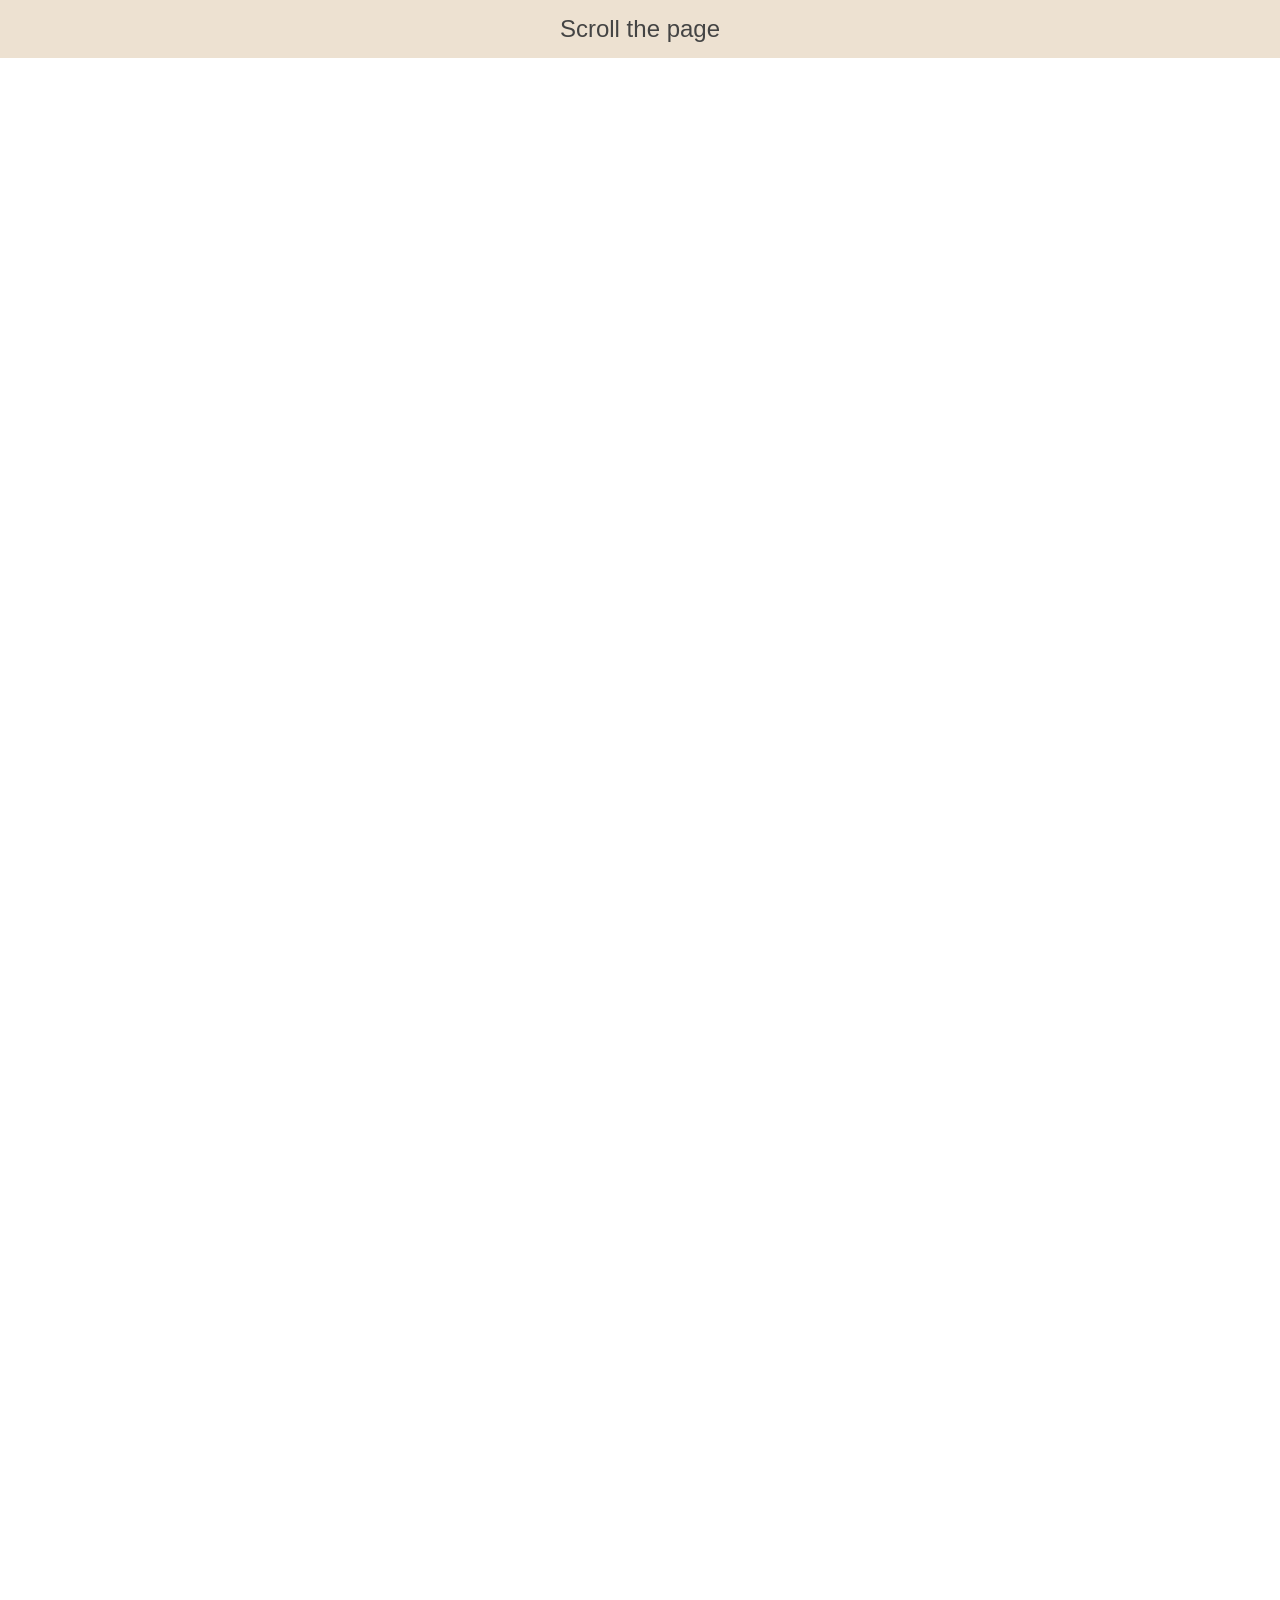
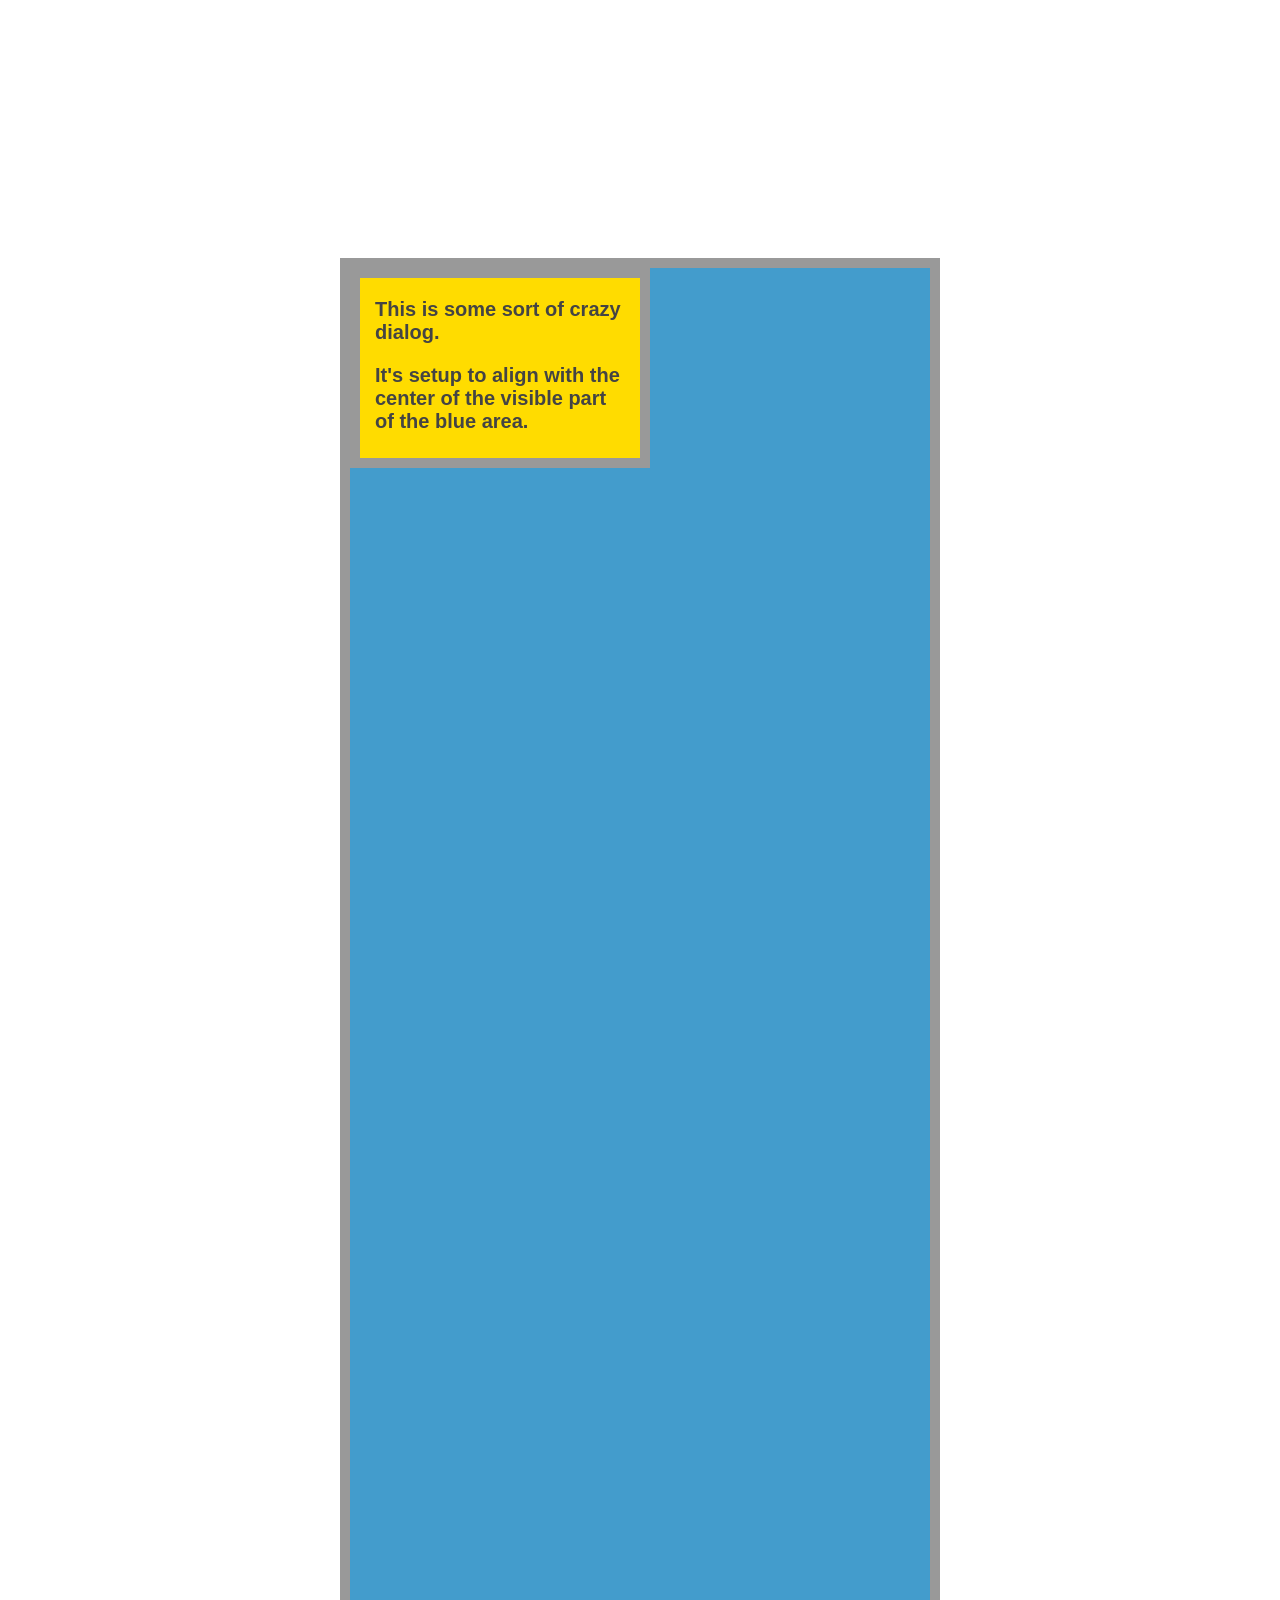
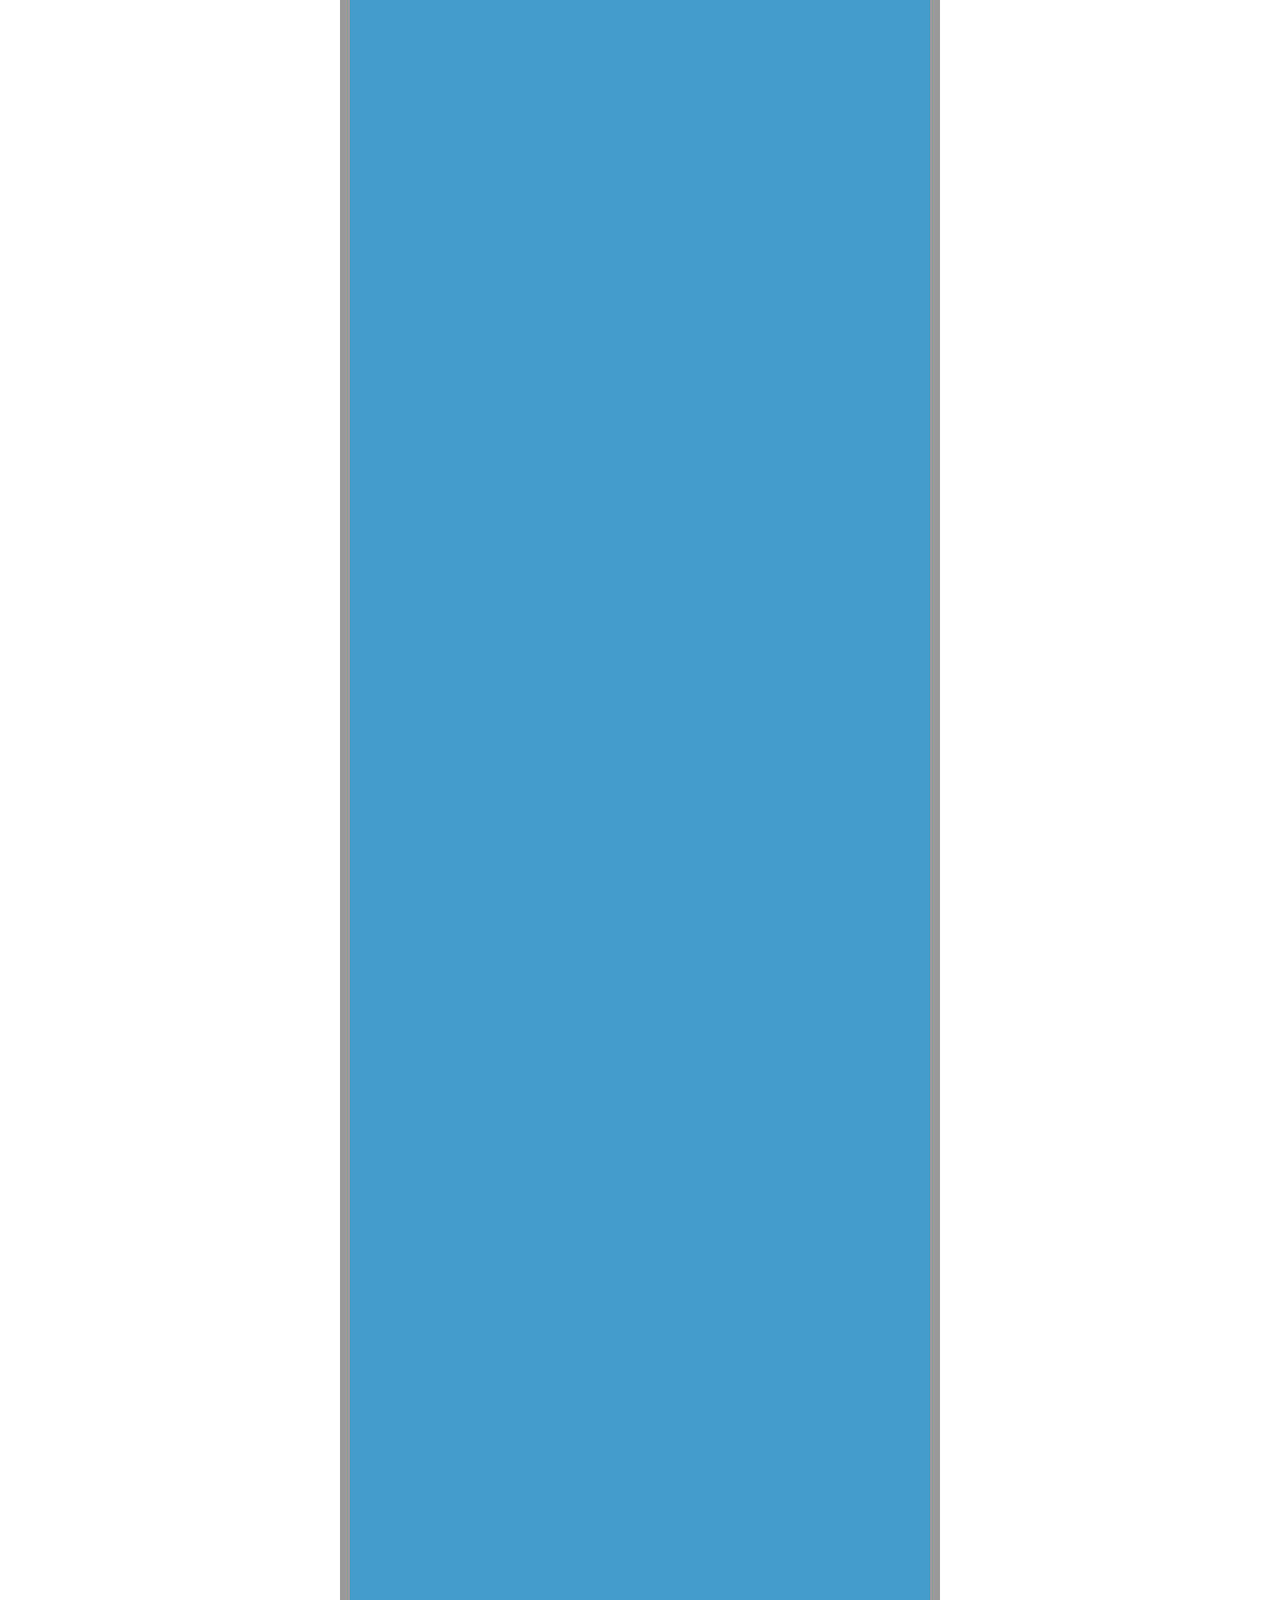
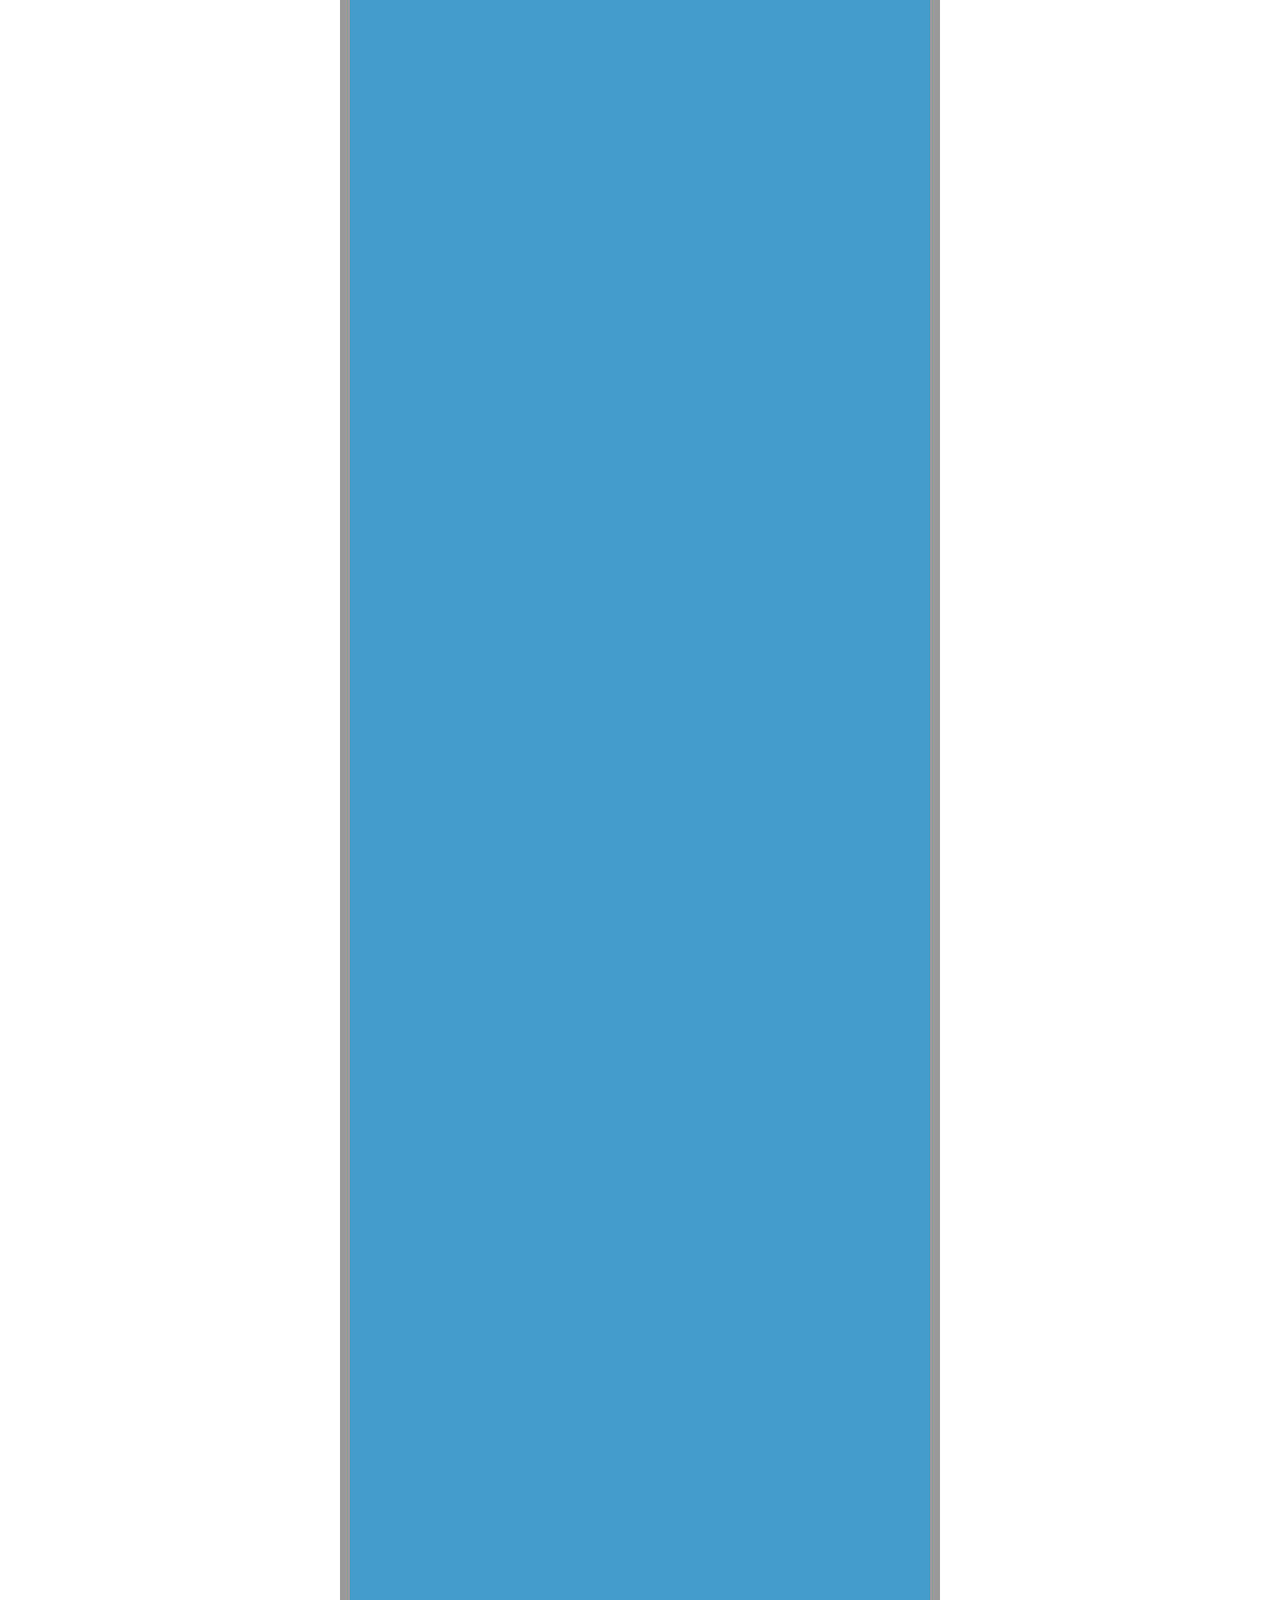
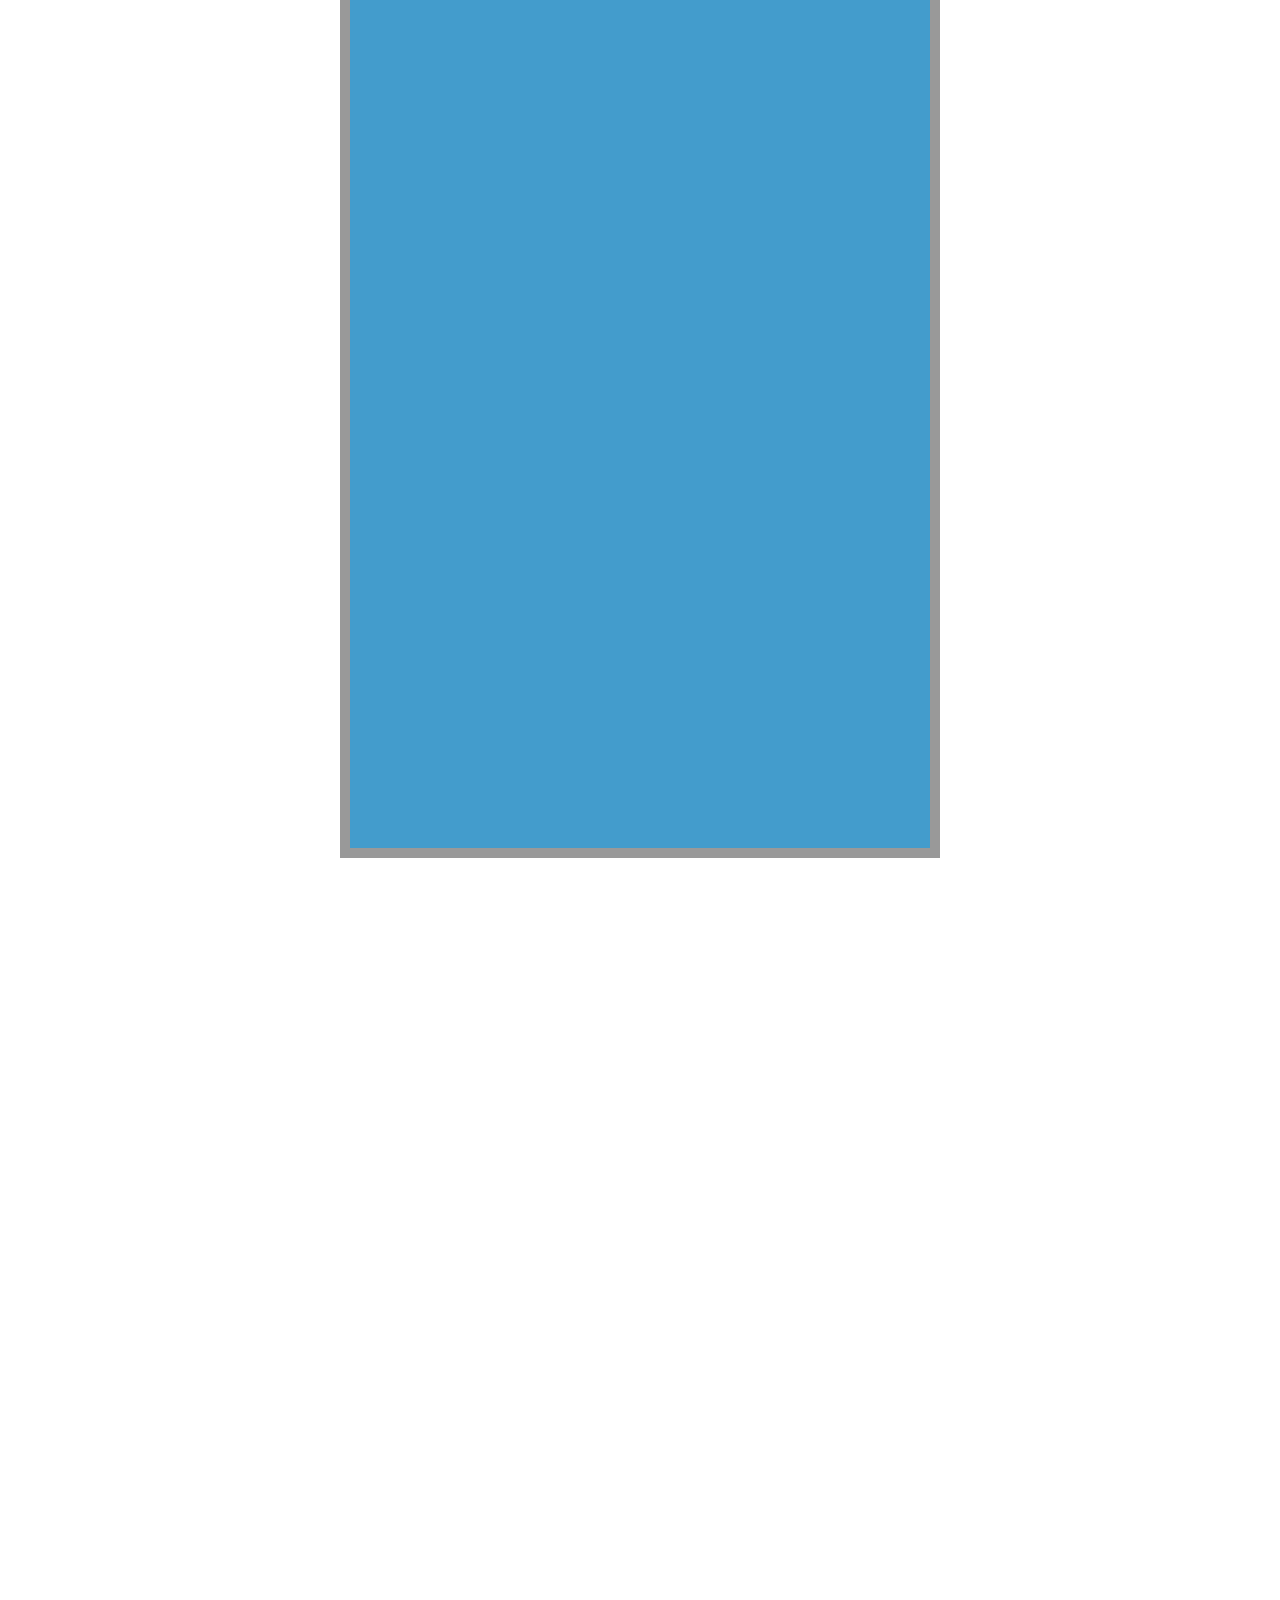
<file: bower_components/tether/examples/content-visible/index.html>
<!DOCTYPE html>
<html>
    <head>
        <link rel="stylesheet" href="../resources/css/base.css" />
    </head>
    <body>

    <div class="instructions">Scroll the page</div>

    <style>
      .instructions {
        width: 100%;
        text-align: center;
        font-size: 24px;
        padding: 15px;
        background-color: rgba(210, 180, 140, 0.4);
      }

      * {
        box-sizing: border-box;
      }
      body {
        min-height: 1200vh;
        height: 100%;
      }

      .content-box {
        width: 600px;
        border: 10px solid #999;
        height: 600vh;
        background-color: #439CCC;
        margin: 200vh auto;
      }
      .element {
        border: 10px solid #999;
        background-color: #FFDC00;
        width: 300px;
        height: 200px;
        padding: 0 15px;
        font-size: 20px;
        font-weight: bold;
      }
    </style>

    <div class="content-box">
      <div class="element">
        <p>This is some sort of crazy dialog.</p>

        <p>It's setup to align with the center of the visible part of the blue area.</p>
      </div>
    </div>

    <script src="//github.hubspot.com/tether/dist/js/tether.js"></script>
    <script>
      new Tether({
        element: '.element',
        target: '.content-box',
        attachment: 'middle center',
        targetAttachment: 'middle center',
        targetModifier: 'visible'
      });
    </script>
  </body>
</html>
</file>
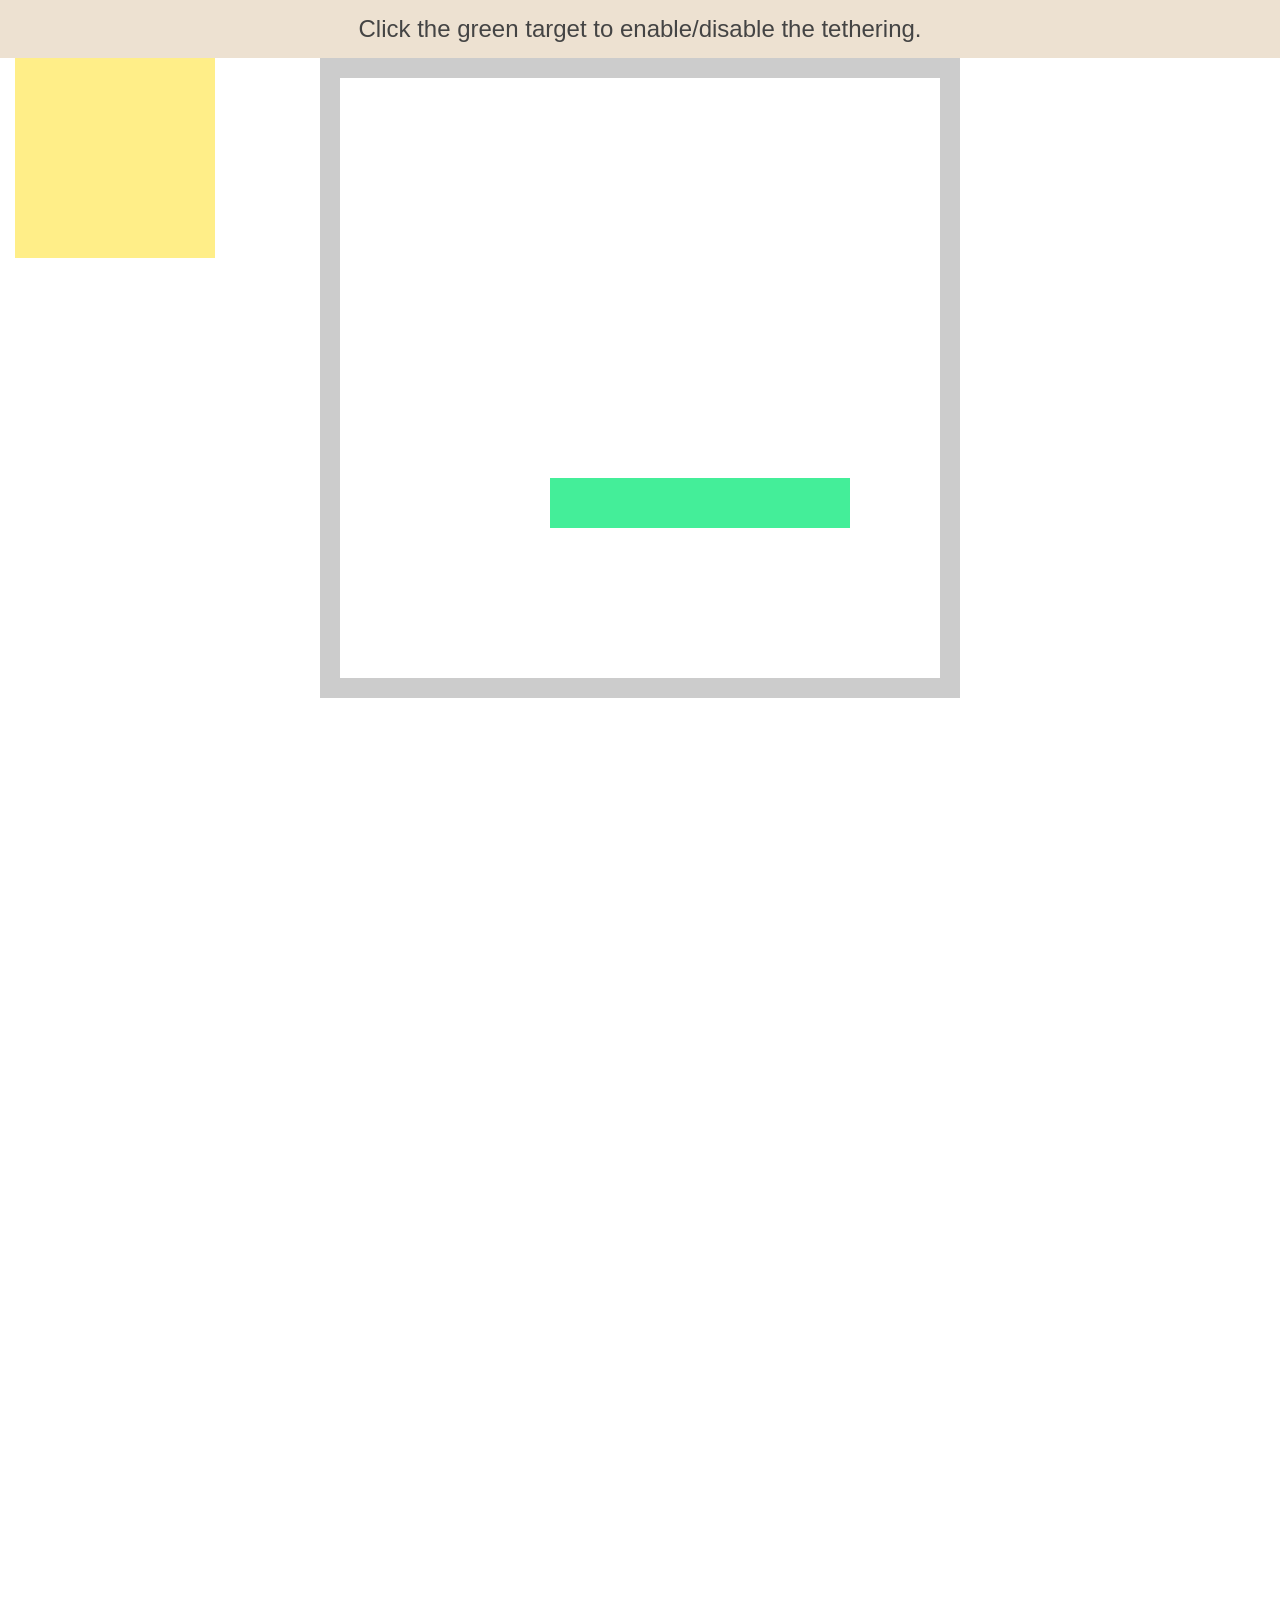
<file: bower_components/tether/examples/enable-disable/index.html>
<!DOCTYPE html>
<html>
    <head>
        <meta charset="utf-8">
        <meta http-equiv="X-UA-Compatible" content="chrome=1">
        <meta name="viewport" content="width=device-width, initial-scale=1, user-scalable=no">
        <link rel="stylesheet" href="../resources/css/base.css" />
        <link rel="stylesheet" href="../common/css/style.css" />
    </head>
    <body>
        <div class="instructions">Click the green target to enable/disable the tethering.</div>

        <div class="element"></div>
        <div class="container">
            <div class="pad"></div>
            <div class="target"></div>
            <div class="pad"></div>
        </div>

        <script src="//github.hubspot.com/tether/dist/js/tether.js"></script>
        <script>
            var tether = new Tether({
                element: '.element',
                target: '.target',
                attachment: 'top left',
                targetAttachment: 'top right'
            });

            document.querySelector('.target').addEventListener('click', function(){
                if (tether.enabled)
                    tether.disable();
                else
                    tether.enable();
            });
        </script>
    </body>
</html>
</file>
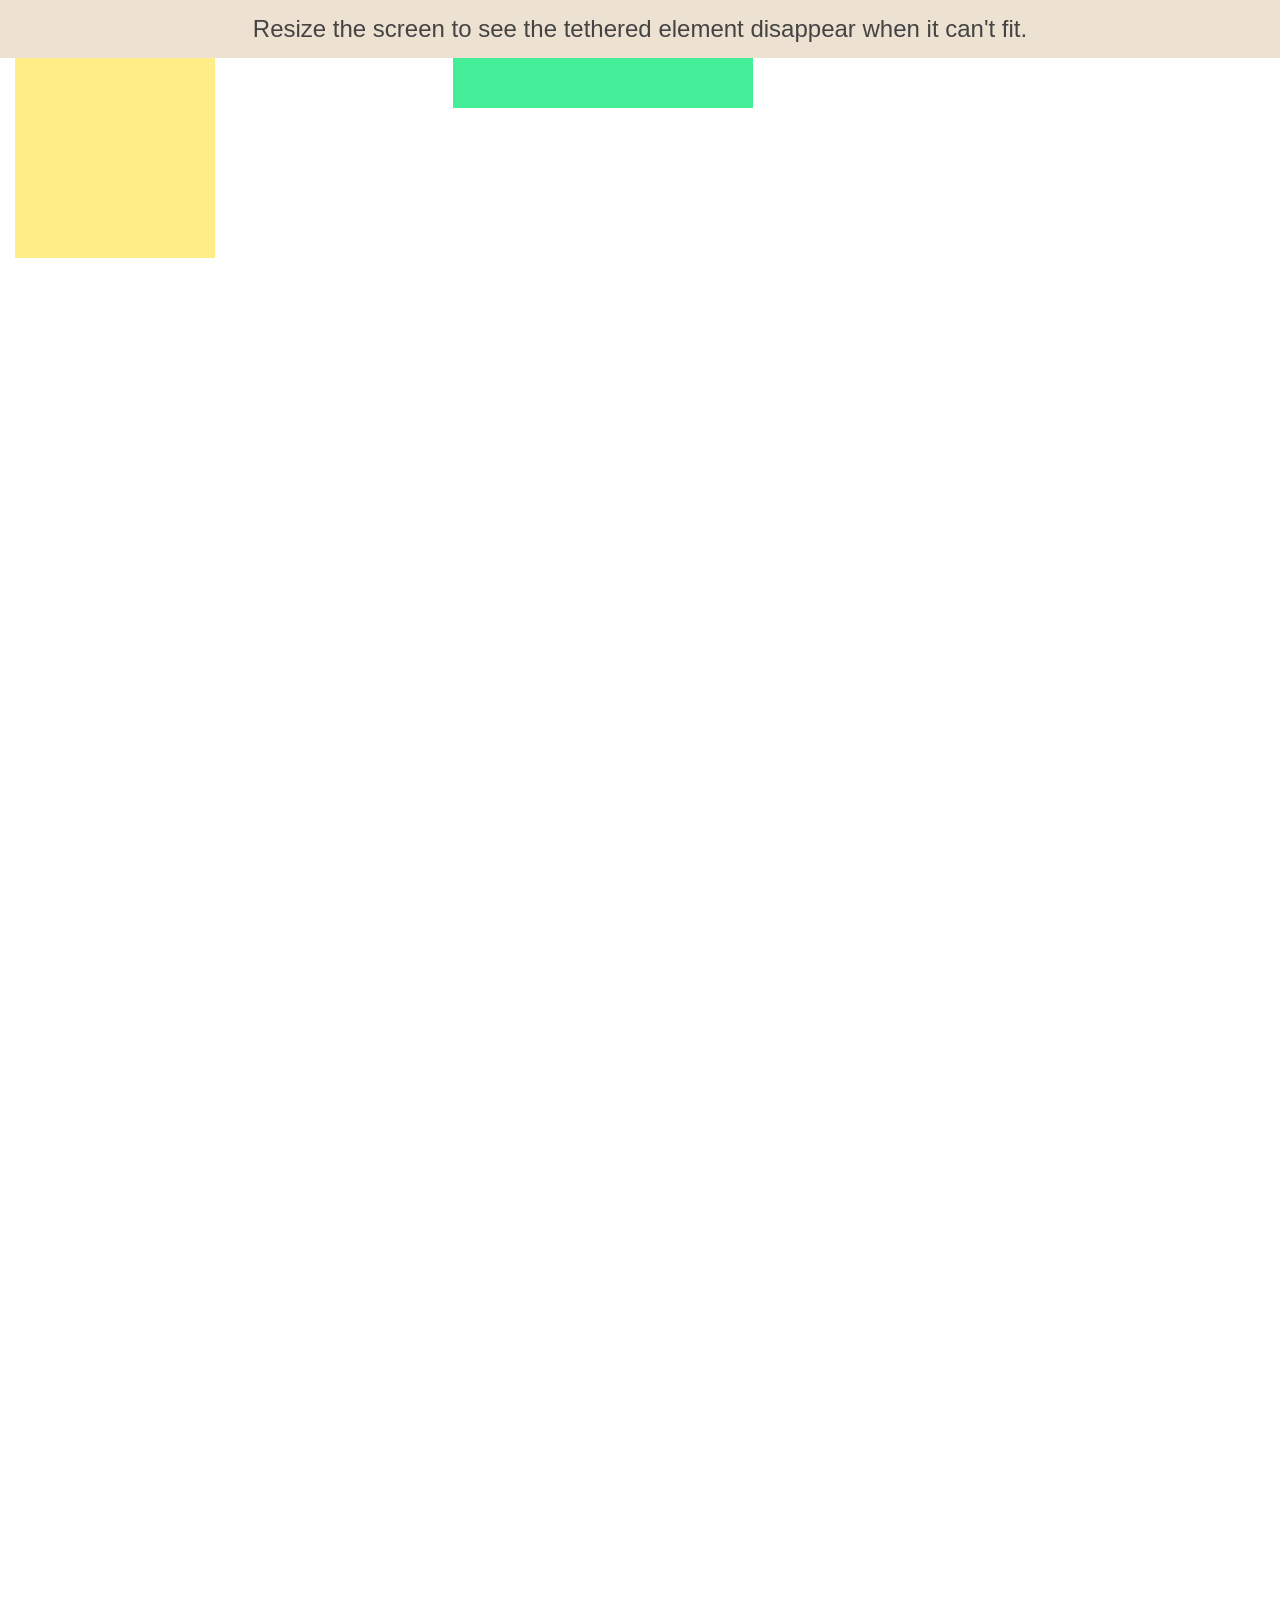
<file: bower_components/tether/examples/out-of-bounds/index.html>
<!DOCTYPE html>
<html>
    <head>
        <meta charset="utf-8">
        <meta http-equiv="X-UA-Compatible" content="chrome=1">
        <meta name="viewport" content="width=device-width, initial-scale=1, user-scalable=no">
        <link rel="stylesheet" href="../resources/css/base.css" />
        <link rel="stylesheet" href="../common/css/style.css" />
        <style>
            .tether-element.tether-out-of-bounds {
                display: none;
            }
        </style>
    </head>
    <body>
        <div class="instructions">Resize the screen to see the tethered element disappear when it can't fit.</div>

        <div class="element"></div>
        <div class="target"></div>

        <script src="//github.hubspot.com/tether/dist/js/tether.js"></script>
        <script>
            new Tether({
                element: '.element',
                target: '.target',
                attachment: 'top left',
                targetAttachment: 'top right',
                constraints: [{
                    to: 'window',
                    attachment: 'together'
                }]
            });
        </script>
    </body>
</html>
</file>
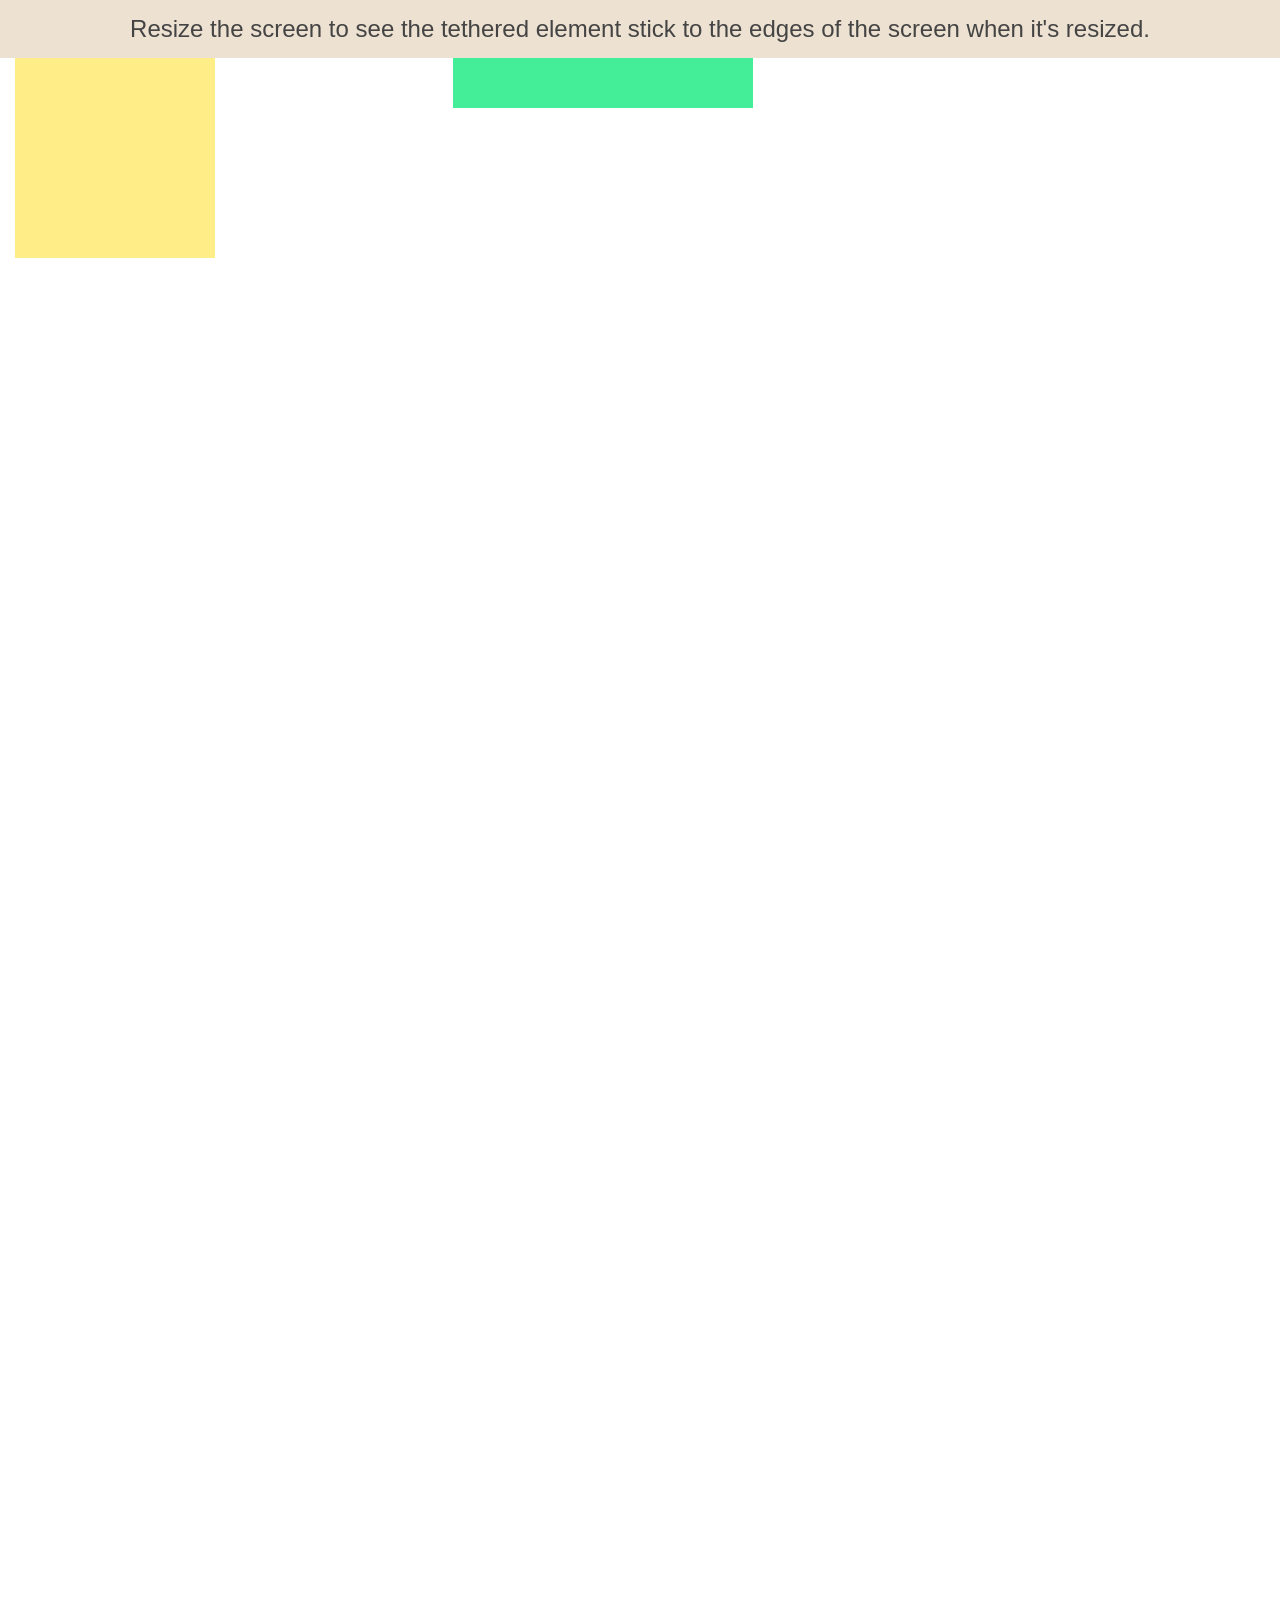
<file: bower_components/tether/examples/pin/index.html>
<!DOCTYPE html>
<html>
    <head>
        <meta charset="utf-8">
        <meta http-equiv="X-UA-Compatible" content="chrome=1">
        <meta name="viewport" content="width=device-width, initial-scale=1, user-scalable=no">
        <link rel="stylesheet" href="../resources/css/base.css" />
        <link rel="stylesheet" href="../common/css/style.css" />
    </head>
    <body>
        <div class="instructions">Resize the screen to see the tethered element stick to the edges of the screen when it's resized.</div>

        <div class="element"></div>
        <div class="target"></div>

        <script src="//github.hubspot.com/tether/dist/js/tether.js"></script>
        <script>
            new Tether({
                element: '.element',
                target: '.target',
                attachment: 'top left',
                targetAttachment: 'top right',
                constraints: [{
                    to: 'window',
                    pin: true
                }]
            });
        </script>
    </body>
</html>
</file>
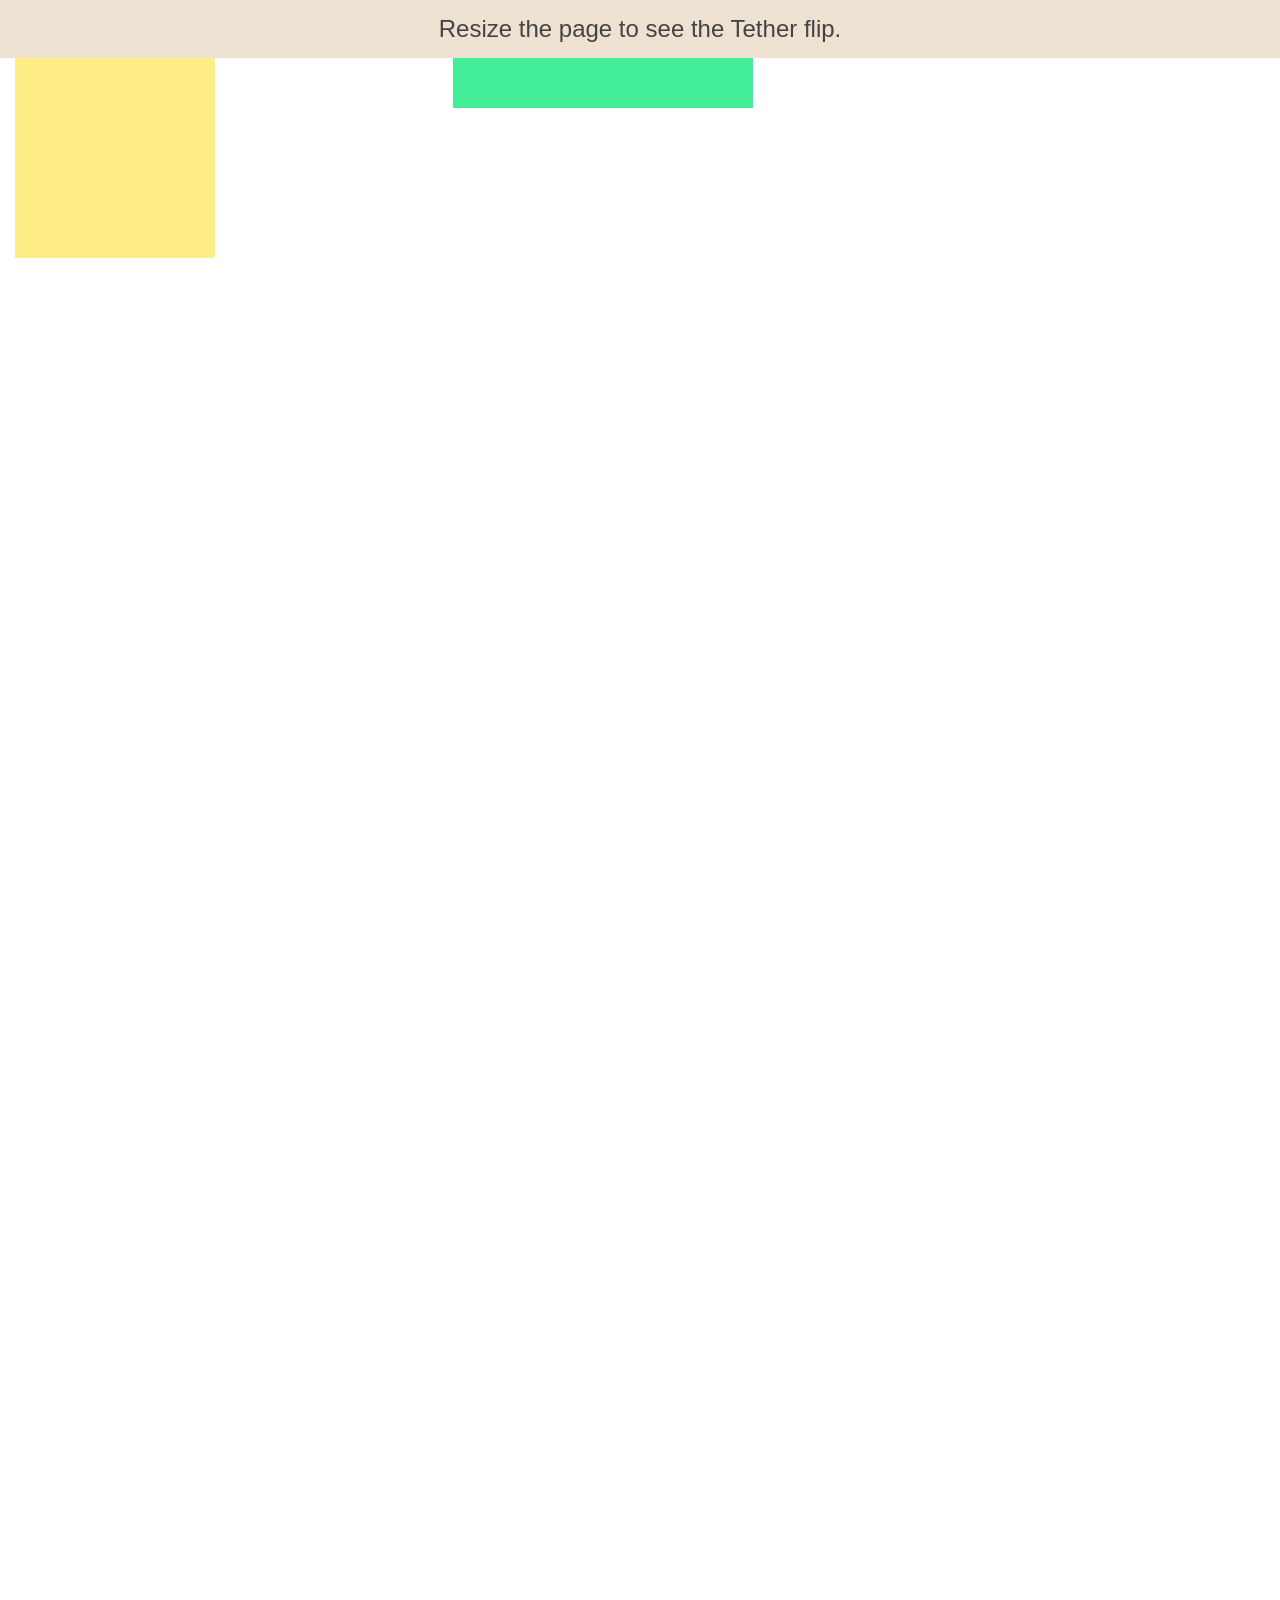
<file: bower_components/tether/examples/simple/index.html>
<!DOCTYPE html>
<html>
    <head>
        <meta charset="utf-8">
        <meta http-equiv="X-UA-Compatible" content="chrome=1">
        <meta name="viewport" content="width=device-width, initial-scale=1, user-scalable=no">
        <link rel="stylesheet" href="../resources/css/base.css" />
        <link rel="stylesheet" href="../common/css/style.css" />
    </head>
    <body>
        <div class="instructions">Resize the page to see the Tether flip.</div>

        <div class="element"></div>
        <div class="target"></div>

        <script src="//github.hubspot.com/tether/dist/js/tether.js"></script>
        <script>
            new Tether({
                element: '.element',
                target: '.target',
                attachment: 'top left',
                targetAttachment: 'top right',
                constraints: [{
                    to: 'window',
                    attachment: 'together'
                }]
            });
        </script>
    </body>
</html>
</file>
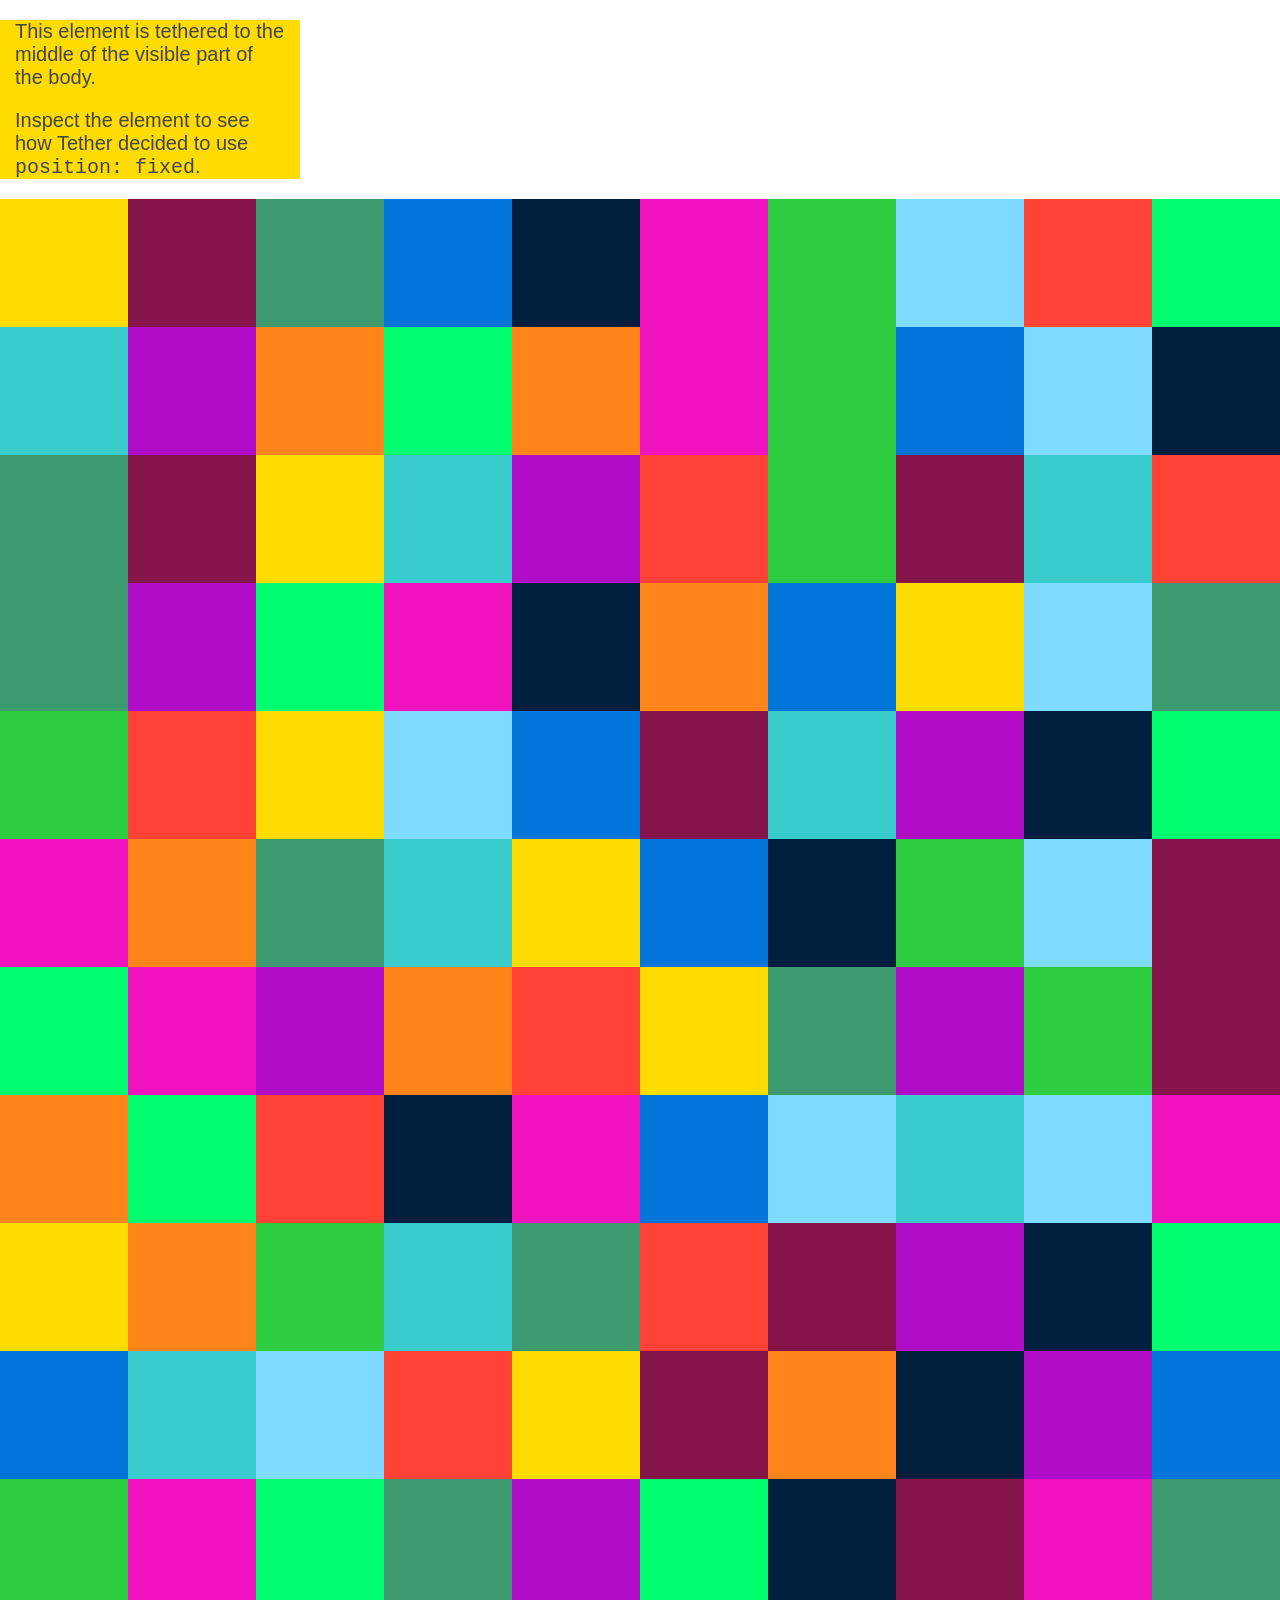
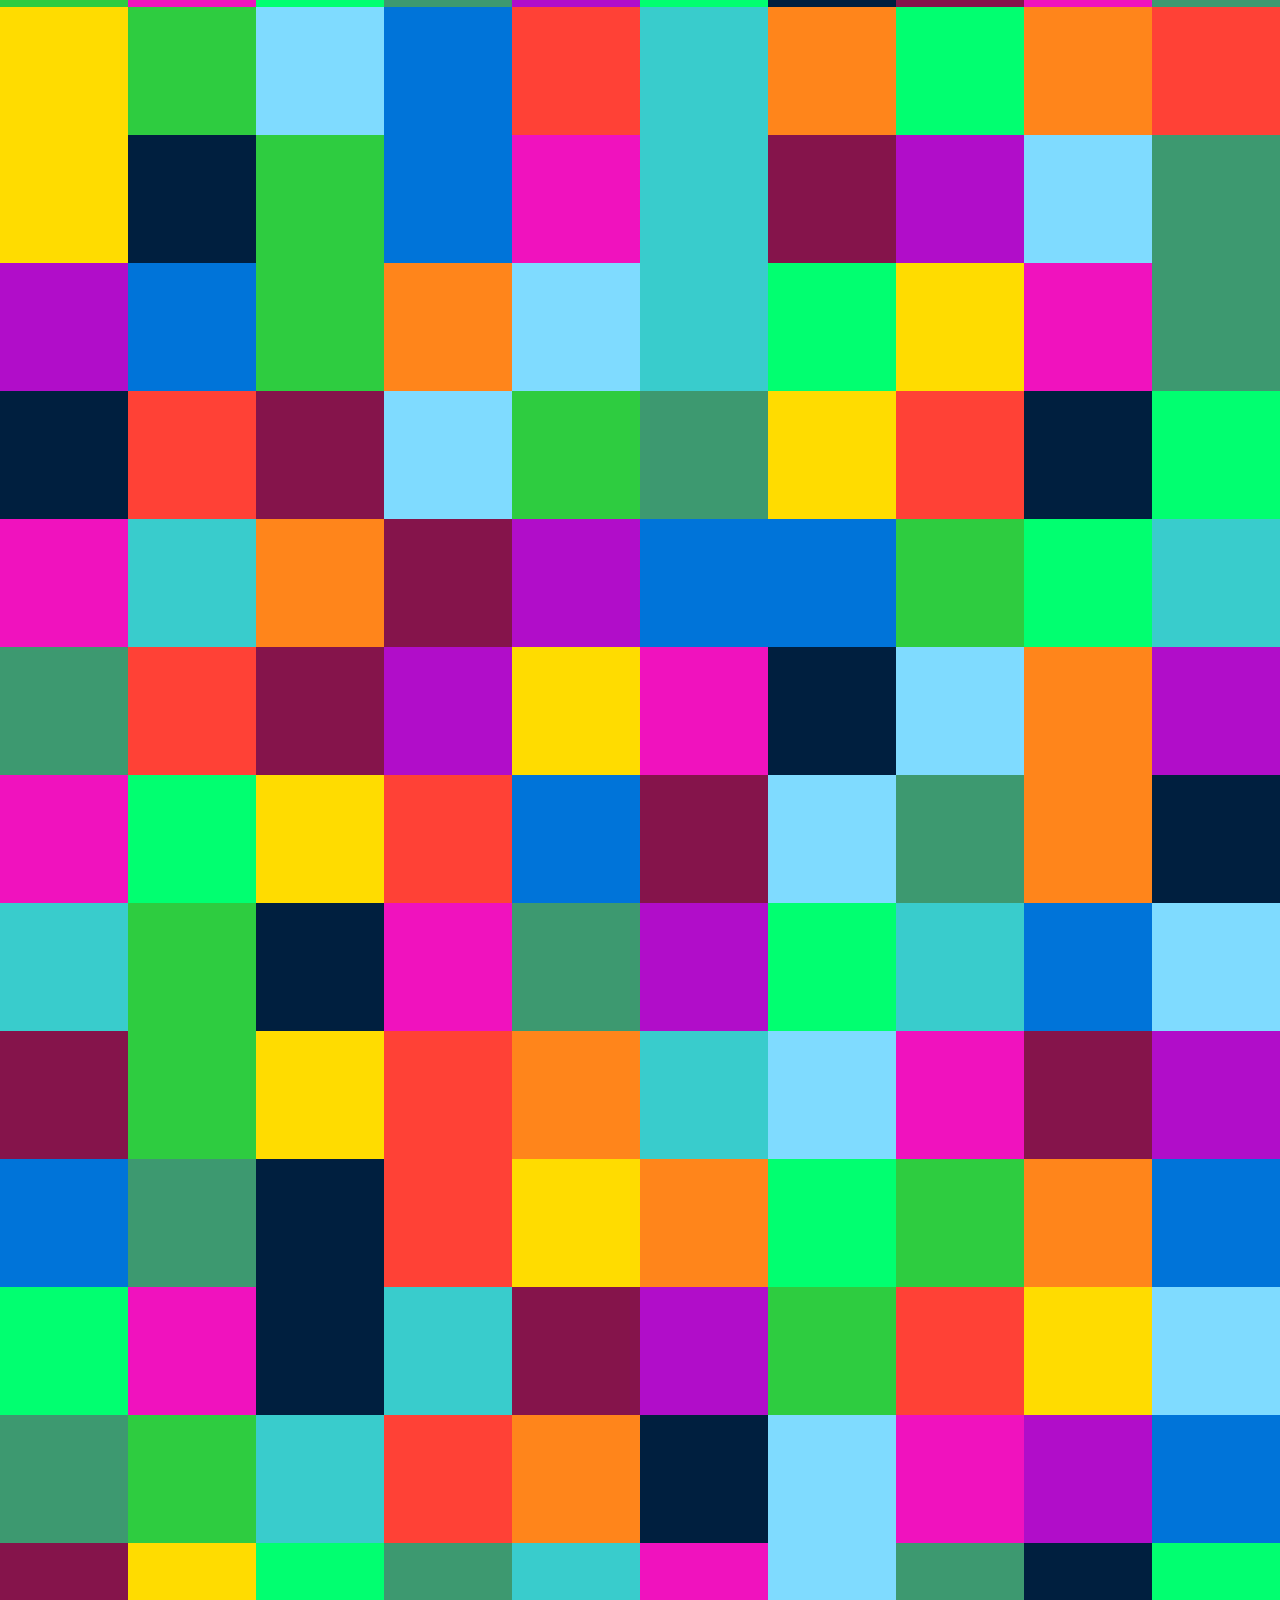
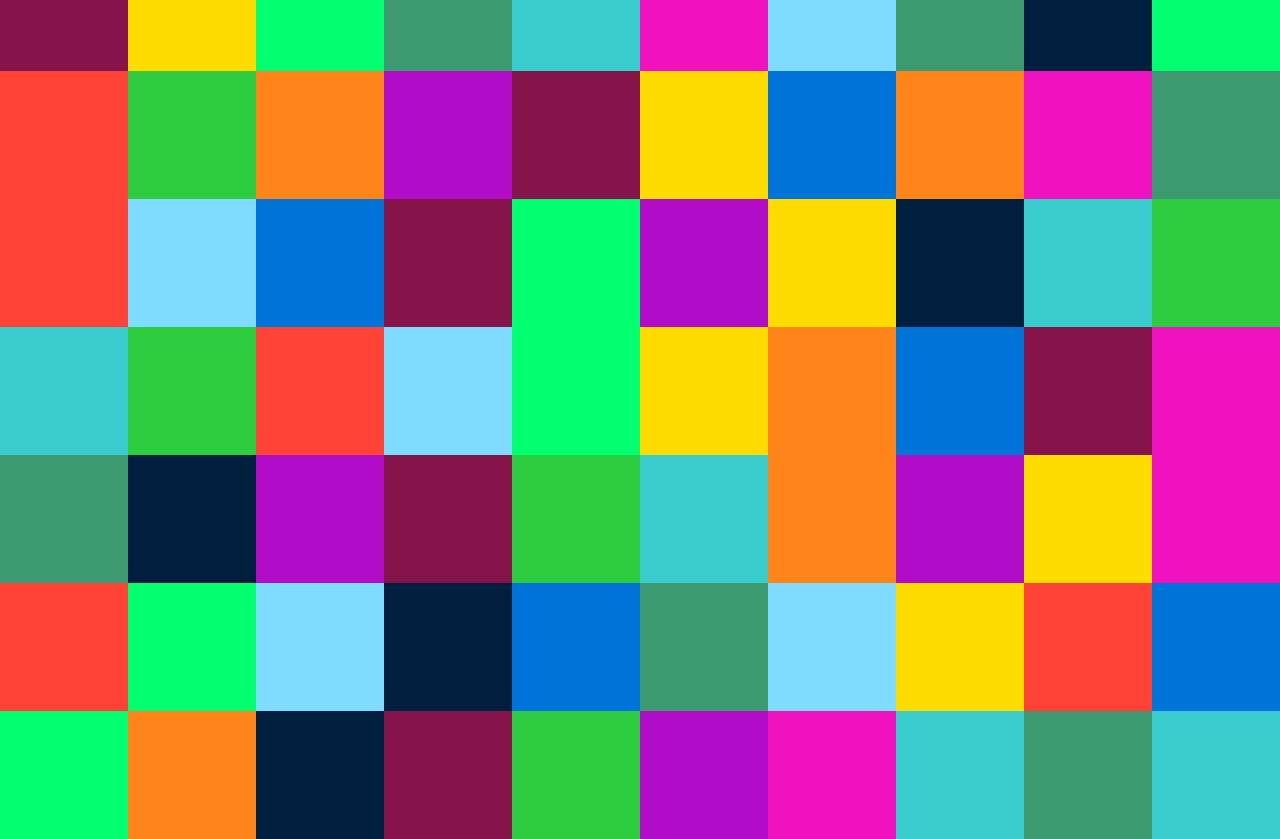
<file: bower_components/tether/examples/viewport/index.html>
<!DOCTYPE html>
<html>
  <head>
    <link rel="stylesheet" href="../resources/css/base.css" />
    <link rel="stylesheet" href="./colors.css" />
    <style>
      * {
        box-sizing: border-box;
      }

      .element {
        background-color: #FFDC00;
        width: 80%;
        max-width: 300px;
        padding: 0 15px;
        font-size: 20px;
        box-shadow: 0 0 0 2px rgba(255, 255, 255, 0.3);
      }

      @media (max-width: 380px) {
        .element {
          font-size: 16px;
        }
      }

      .bit {
        width: 10vw;
        height: 10vw;
        float: left;
      }
    </style>
  </head>
  <body>
    <div class="element">
      <p>This element is tethered to the middle of the visible part of the body.</p>

      <p>Inspect the element to see how Tether decided
      to use <code>position: fixed</code>.</p>
    </div>

    <script src="//github.hubspot.com/tether/dist/js/tether.js"></script>
    <script>
      new Tether({
        element: '.element',
        target: document.body,
        attachment: 'middle center',
        targetAttachment: 'middle center',
        targetModifier: 'visible'
      });
    </script>

    <script>
      // Random colors bit, don't mind this
      colors = ['navy', 'blue', 'aqua', 'teal', 'olive', 'green', 'lime',
        'yellow', 'orange', 'red', 'fuchsia', 'purple', 'maroon'];

      curColors = null;
      for(var i=300; i--;){
        if (!curColors || !curColors.length)
          curColors = colors.slice(0);

        var bit = document.createElement('div')
        var index = (Math.random() * curColors.length)|0;
        bit.className = 'bit bg-' + curColors[index]
        curColors.splice(index, 1);
        document.body.appendChild(bit);
      }
    </script>
  </body>
</html>
</file>
<file: bower_components/tether/examples/resources/css/base.css>
body {
    font-family: "Helvetica Neue", sans-serif;
    color: #444;
    margin: 0px;
}

a {
    cursor: pointer;
    color: blue;
}
</file>
<file: bower_components/tether/examples/common/css/style.css>
body {
    min-height: 3000px;
}
.element {
    width: 200px;
    height: 200px;
    background-color: #fe8;
    position: absolute;
    z-index: 6;
}

.target {
    width: 300px;
    height: 50px;
    margin: 0 35%;
    background-color: #4e9;
}

.container {
    height: 600px;
    overflow: scroll;
    width: 600px;
    border: 20px solid #CCC;
    margin-top: 100px;
}

body {
    padding: 15px;
}

body > .container {
    margin: 0 auto;
}

.pad {
    height: 400px;
    width: 100px;
}

.instructions {
    width: 100%;
    text-align: center;
    font-size: 24px;
    padding: 15px;
    background-color: rgba(210, 180, 140, 0.4);
    margin: -15px -15px 0 -15px;
}
</file>
<file: bower_components/tether/examples/viewport/colors.css>
@charset "UTF-8";
/****

   colors.css v1.0 For a friendlier looking web
   MIT License • http://clrs.cc • http://github.com/mrmrs/colors

   Author: mrmrs
           http://mrmrs.cc
           @mrmrs_

****/
/*

   SKINS
   • Backgrounds
   • Colors

*/
/* Backgrounds */
.bg-navy {
  background-color: #001f3f; }

.bg-blue {
  background-color: #0074d9; }

.bg-aqua {
  background-color: #7fdbff; }

.bg-teal {
  background-color: #39cccc; }

.bg-olive {
  background-color: #3d9970; }

.bg-green {
  background-color: #2ecc40; }

.bg-lime {
  background-color: #01ff70; }

.bg-yellow {
  background-color: #ffdc00; }

.bg-orange {
  background-color: #ff851b; }

.bg-red {
  background-color: #ff4136; }

.bg-fuchsia {
  background-color: #f012be; }

.bg-purple {
  background-color: #b10dc9; }

.bg-maroon {
  background-color: #85144b; }

.bg-white {
  background-color: white; }

.bg-gray {
  background-color: #aaaaaa; }

.bg-silver {
  background-color: #dddddd; }

.bg-black {
  background-color: #111111; }

/* Colors */
.navy {
  color: #001f3f; }

.blue {
  color: #0074d9; }

.aqua {
  color: #7fdbff; }

.teal {
  color: #39cccc; }

.olive {
  color: #3d9970; }

.green {
  color: #2ecc40; }

.lime {
  color: #01ff70; }

.yellow {
  color: #ffdc00; }

.orange {
  color: #ff851b; }

.red {
  color: #ff4136; }

.fuchsia {
  color: #f012be; }

.purple {
  color: #b10dc9; }

.maroon {
  color: #85144b; }

.white {
  color: white; }

.silver {
  color: #dddddd; }

.gray {
  color: #aaaaaa; }

.black {
  color: #111111; }

/* PRETTIER LINKS */
a {
  text-decoration: none;
  -webkit-transition: color .3s ease-in-out;
  transition: color .3s ease-in-out; }

a:link {
  color: #0074d9;
  -webkit-transition: color .3s ease-in-out;
  transition: color .3s ease-in-out; }

a:visited {
  color: #b10dc9; }

a:hover {
  color: #7fdbff;
  -webkit-transition: color .3s ease-in-out;
  transition: color .3s ease-in-out; }

a:active {
  color: #ff851b;
  -webkit-transition: color .3s ease-in-out;
  transition: color .3s ease-in-out; }
</file>
